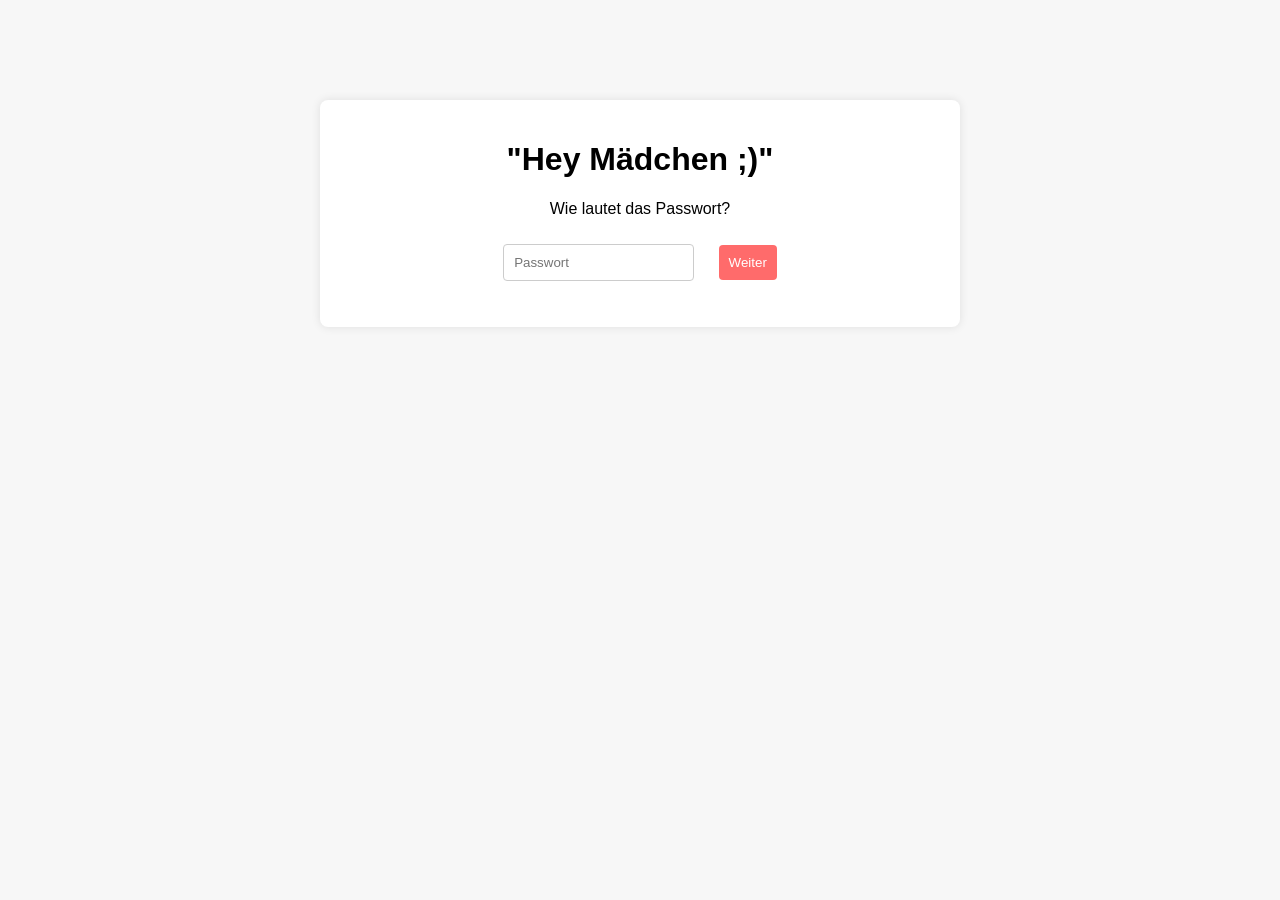
<file: index.html>
<!DOCTYPE html>
<html lang="en">
<head>
    <meta charset="UTF-8">
    <meta name="viewport" content="width=device-width, initial-scale=1.0">
    <title>Valentinstags-Website</title>
    <link rel="stylesheet" href="index.css">
</head>
<body>
    <div class="container">
        <h1>"Hey Mädchen ;)"</h1>
        <p>Wie lautet das Passwort?</p>
        <input type="password" id="password" placeholder="Passwort">
        <button onclick="checkPassword()">Weiter</button>
        <p id="message"></p>
    </div>
    <script src="index.js"></script>
</body>
</html>
</file>
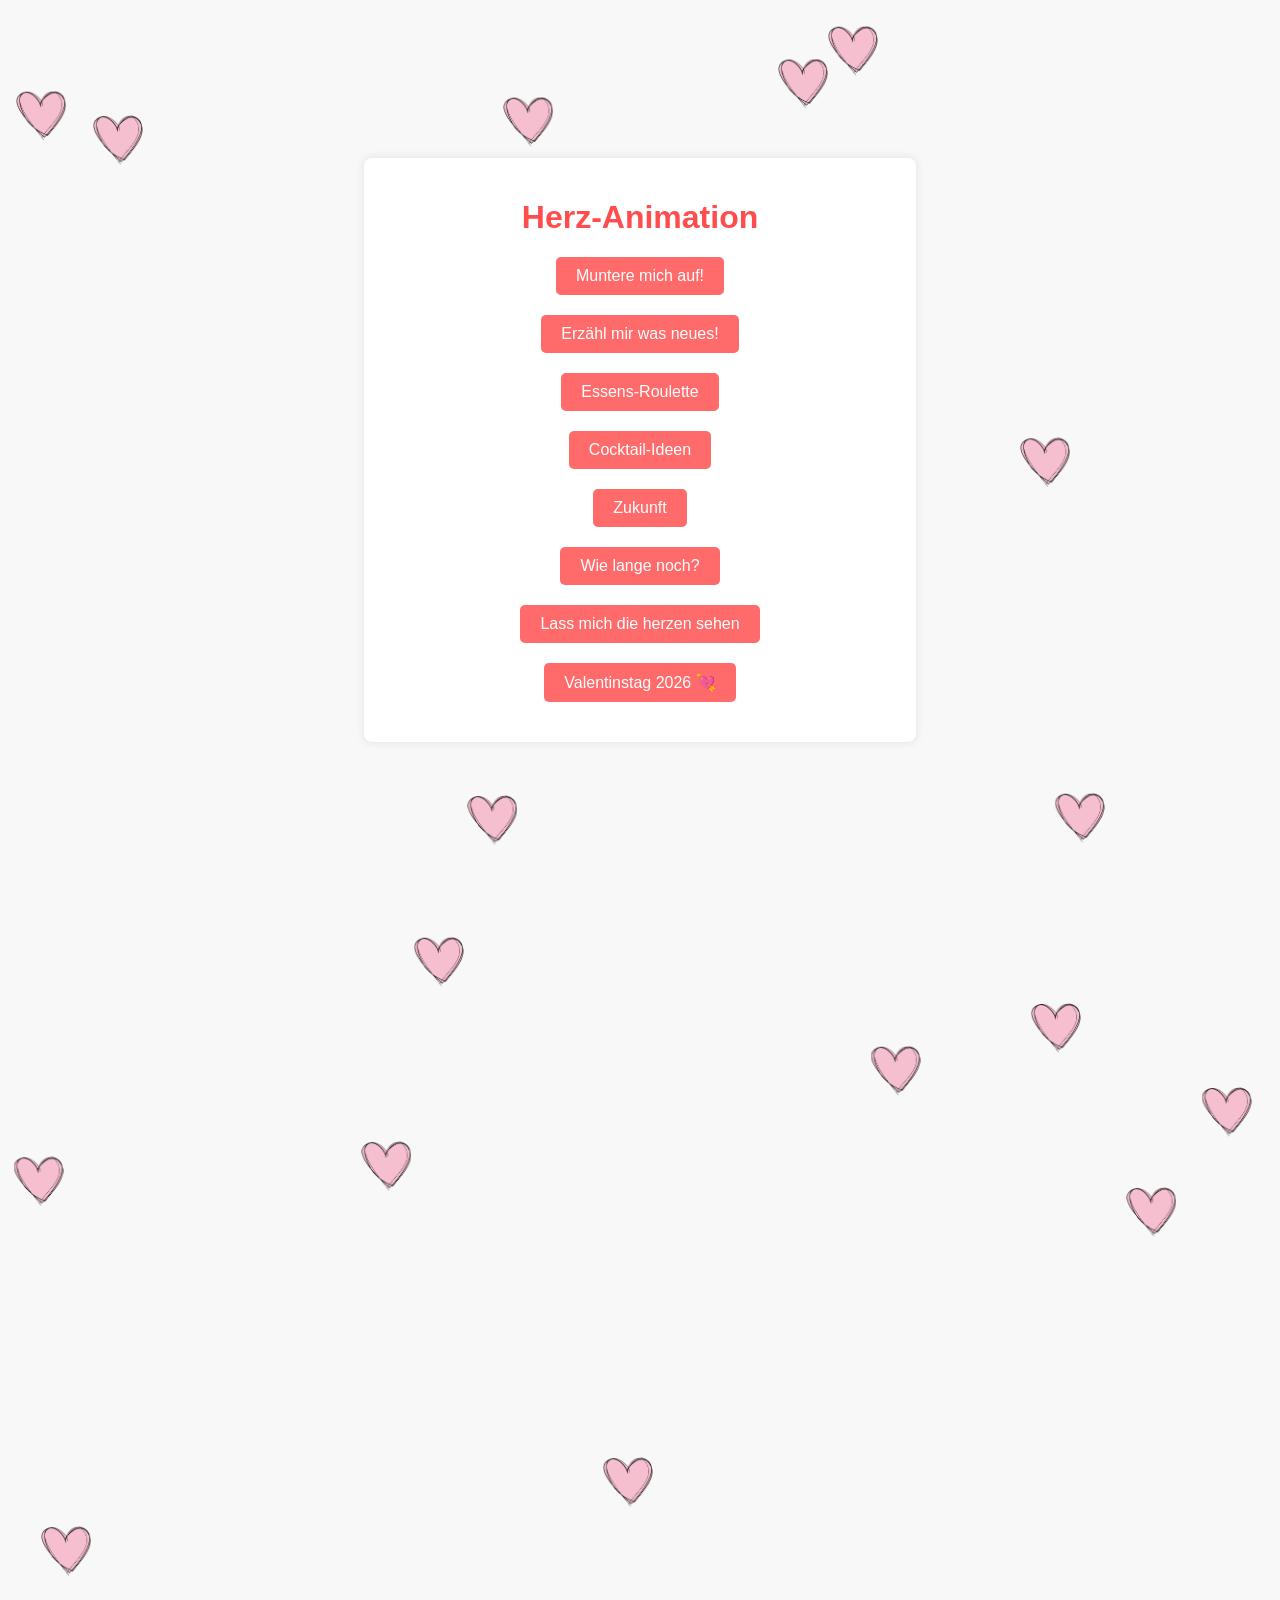
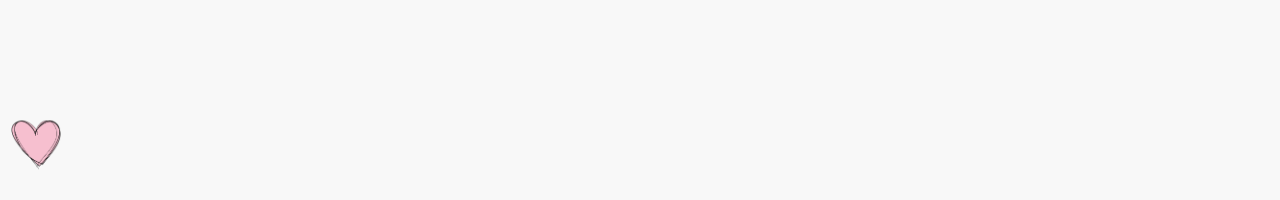
<file: main-seite.html>
<!DOCTYPE html>
<html lang="en">

    <head>
        <meta charset="UTF-8">
        <meta name="viewport" content="width=device-width, initial-scale=1.0">
        <link rel="stylesheet" href="main-seite.css">
        <title>Herz-Animation</title>
    </head>

    <body>
        <div class="container">
            <h1>Herz-Animation</h1>
            <ul class="options">
                <li><a href="Optionen/1/aufmuntern.html">Muntere mich auf!</a></li>
                <li><a href="Optionen/2/neues.html">Erzähl mir was neues!</a></li>
                <li><a href="Optionen/3/land.html">Essens-Roulette</a></li>
                <li><a href="Optionen/4/cocktails.html">Cocktail-Ideen</a></li>
                <li><a href="Optionen/5/zukunft.html">Zukunft</a></li>
                <li><a href="Optionen/6/countdown.html">Wie lange noch?</a></li>
                <li><a href="Optionen/7/herzen.html">Lass mich die herzen sehen</a></li>
                <li><a href="Optionen/8/valentinstag2026.html">Valentinstag 2026 💘</a></li>
                
            </ul>
        </div>

        <canvas id="canvas"></canvas>

        <script src="main-seite.js"></script>

    </body>
</html>
</file>
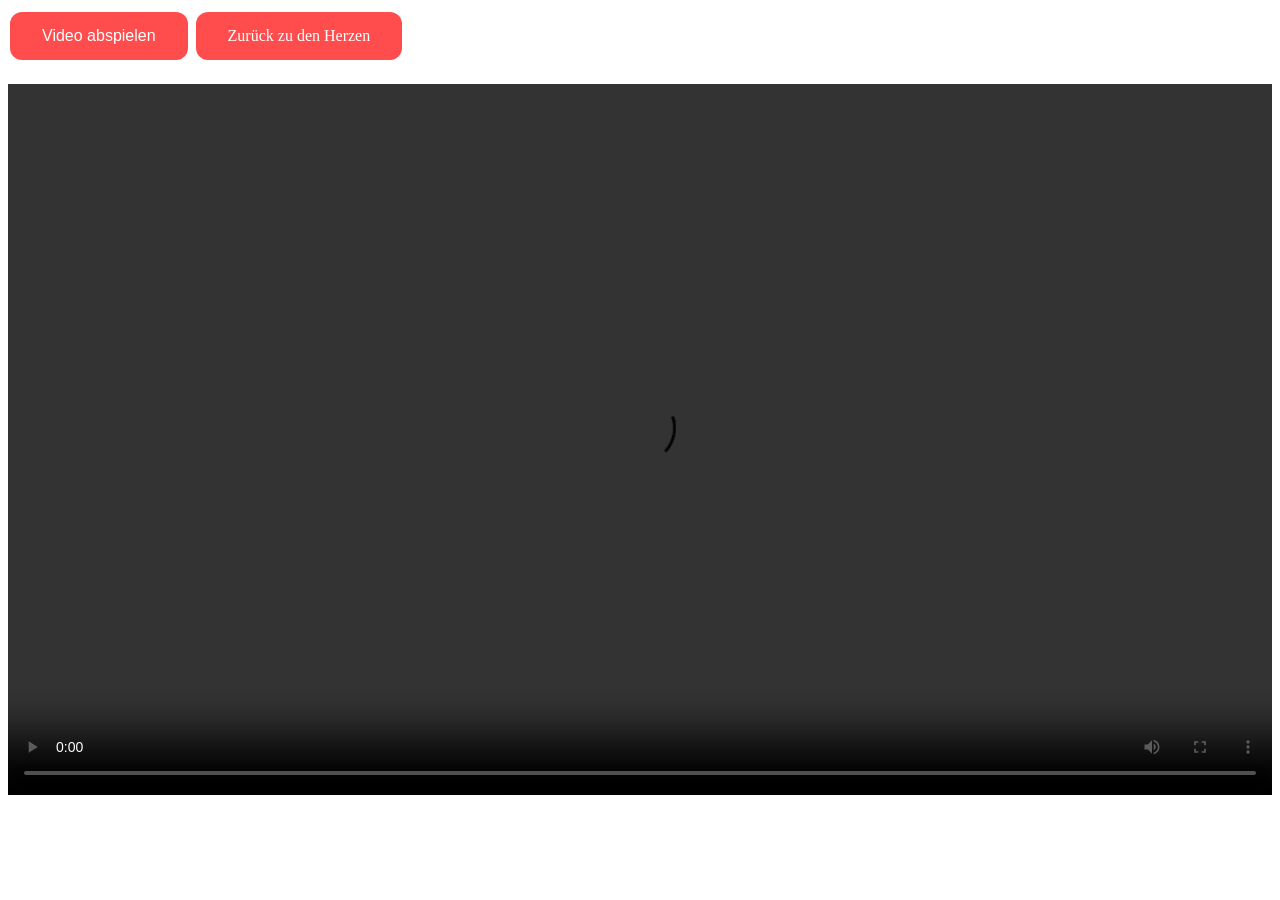
<file: Optionen/1/aufmuntern.html>
<!DOCTYPE html>
<html lang="de">
<head>
    <meta charset="UTF-8">
    <meta name="viewport" content="width=device-width, initial-scale=1.0">
    <title>Zufälliges Video abspielen</title>
    <style>
        /* Füge hier das CSS ein */
        #playButton {
            background-color: #ff4d4d; /* Grün */
            border: none;
            color: white;
            padding: 15px 32px;
            text-align: center;
            text-decoration: none;
            display: inline-block;
            font-size: 16px;
            margin: 4px 2px;
            cursor: pointer;
            border-radius: 12px;
        }

        #backknopf{
            background-color: #ff4d4d; /* Grün */
            border: none;
            color: white;
            padding: 15px 32px;
            text-align: center;
            text-decoration: none;
            display: inline-block;
            font-size: 16px;
            margin: 4px 2px;
            cursor: pointer;
            border-radius: 12px;
        }

        .video-container {
            margin-top: 20px;
            position: relative;
            width: 100%;
            padding-bottom: 56.25%; /* 16:9 */
            overflow: hidden;
        }

        #videoPlayer {
            position: absolute;
            top: 0;
            left: 0;
            width: 100%;
            height: 100%;
        }

        #videoPlayer:focus {
            outline: none;
        }
    </style>
</head>
<body>
    <button id="playButton">Video abspielen</button>
    <a id="backknopf" href="https://azumlex.github.io/Valentinstag/main-seite.html">Zurück zu den Herzen</a>

    <div class="video-container">
        <video id="videoPlayer" controls autoplay>
            <source id="videoSource" src="" type="video/mp4">
        </video>
    </div>

    <script>
        // Füge hier das JavaScript ein
        document.getElementById('playButton').addEventListener('click', function() {
            var videoFolder = 'Memes/'; // Passe den Pfad entsprechend an
            var videoFiles = ['1.mp4', '2.mp4', '3.mp4', '4.mp4', '5.mp4', '6.mp4', '7.mp4', '8.mp4']; // Liste der Videodateien

            var randomIndex = Math.floor(Math.random() * videoFiles.length); // Zufällige Auswahl eines Index
            var randomVideo = videoFolder + videoFiles[randomIndex]; // Pfad zum zufällig ausgewählten Video

            var videoPlayer = document.getElementById('videoPlayer');
            var videoSource = document.getElementById('videoSource');

            videoSource.src = randomVideo; // Setze die Quelle des Videos
            videoPlayer.load(); // Lade das Video
            videoPlayer.play(); // Starte das Video

            // Eventlistener um den Button erneut zu drücken, wenn das Video endet
            videoPlayer.addEventListener('ended', function() {
                this.load(); // Lade das Video erneut
                this.play(); // Starte das Video erneut
            }, false);

            // Zeige das Video-Element an
            videoPlayer.style.display = 'block';
        });
    </script>
</body>
</html>
</file>
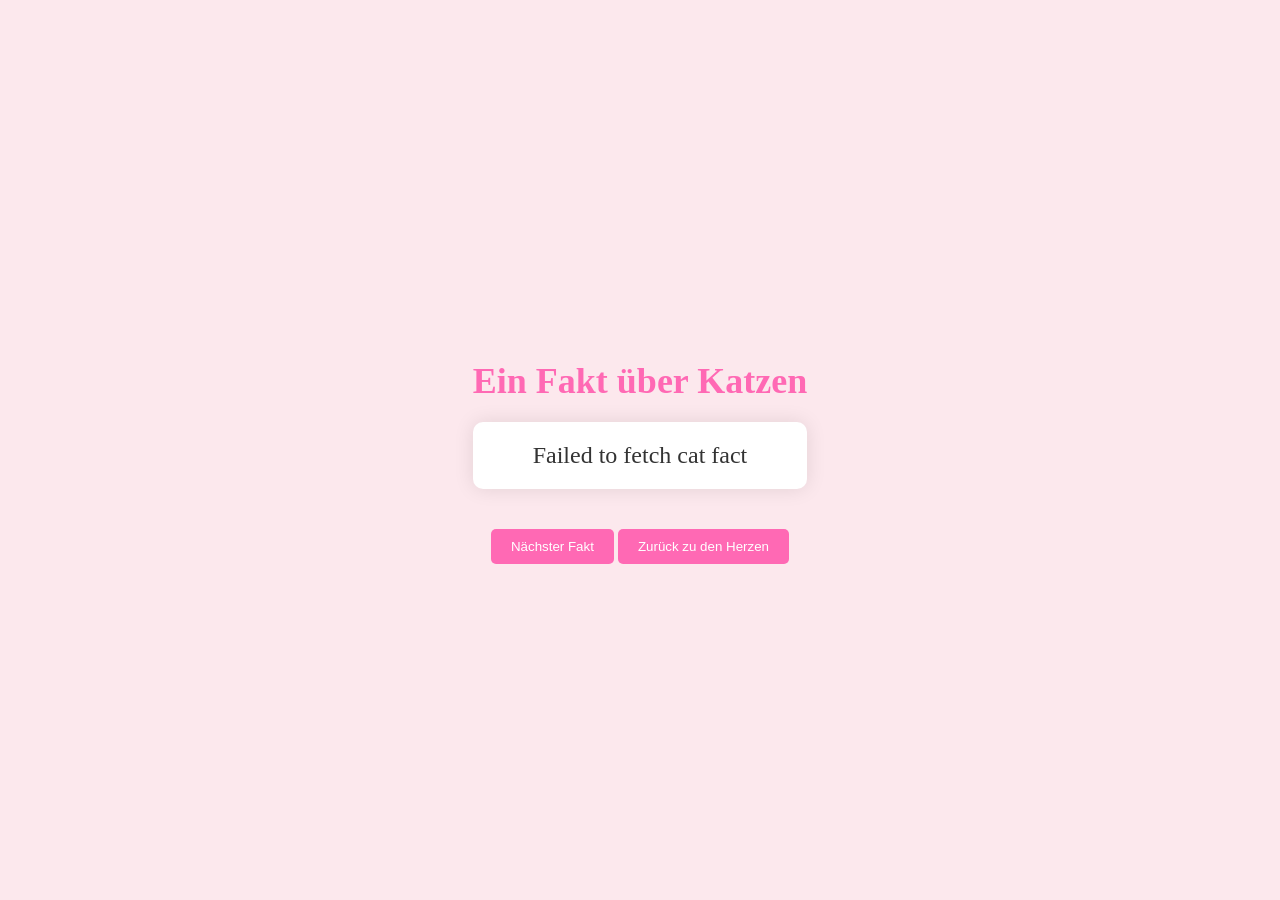
<file: Optionen/2/neues.html>
<!DOCTYPE html>
<html lang="en">

<head>
<meta charset="UTF-8">
<meta name="viewport" content="width=device-width, initial-scale=1.0">
<link rel="stylesheet" href="neues.css">
<title>Ein Fakt über Katzen</title>

</head>

<body>
    <div class="container">
        <h1>Ein Fakt über Katzen</h1>
        <div id="fact"></div>
        <button id="reload-btn">Nächster Fakt</button>
        <button id="back-btn" onclick="window.location.href='https://azumlex.github.io/Valentinstag/main-seite.html';">Zurück zu den Herzen</button>
    </div>

    <script src="neues.js"></script>
</body>

</html>
</file>
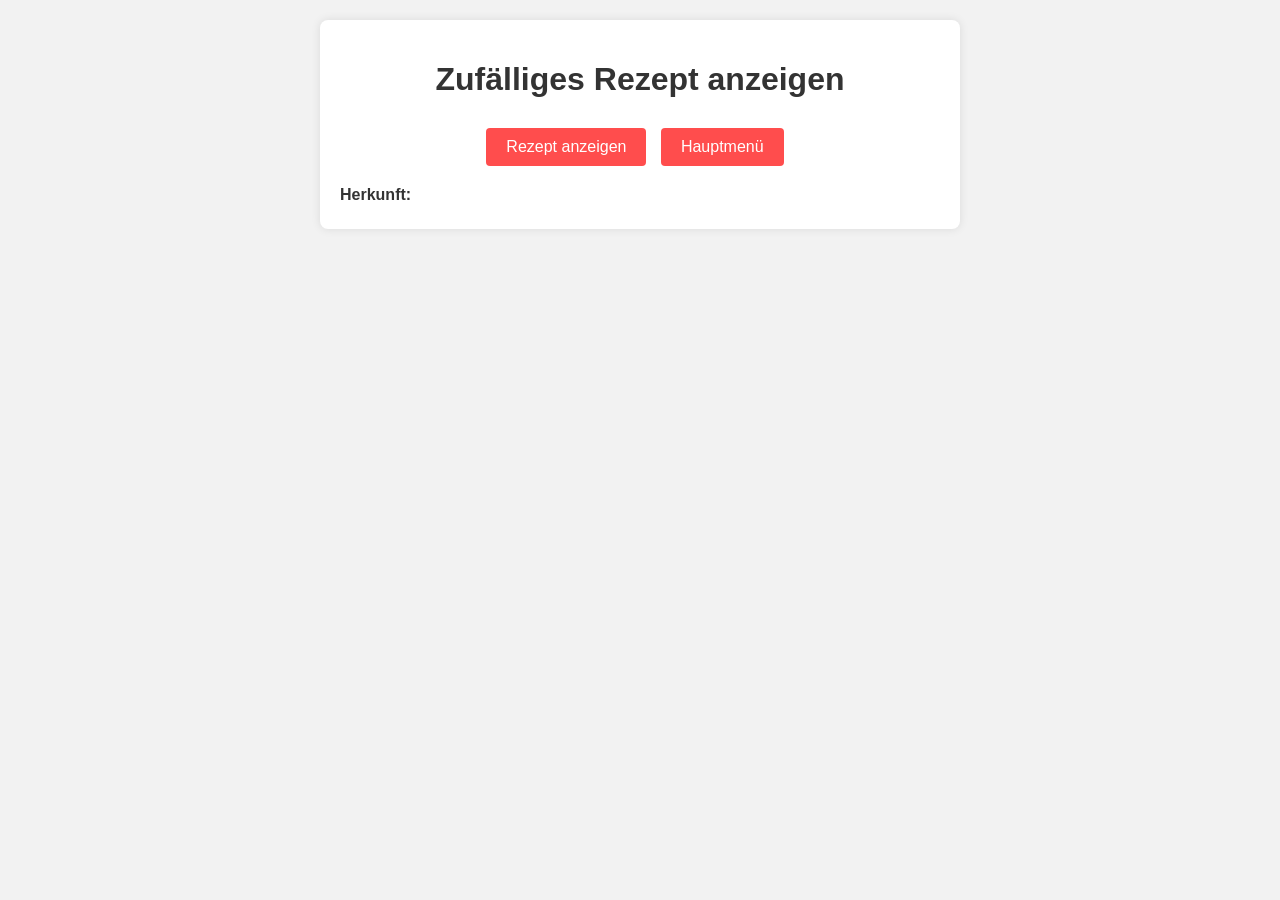
<file: Optionen/3/land.html>
<!DOCTYPE html>
<html lang="de">
<head>
    <meta charset="UTF-8">
    <meta name="viewport" content="width=device-width, initial-scale=1.0">
    <title>Zufälliges Rezept anzeigen</title>
    <style>
        body {
            font-family: Arial, sans-serif;
            text-align: center;
            background-color: #f2f2f2;
            margin: 0;
            padding: 0;
        }
        #container {
            max-width: 600px;
            margin: 20px auto;
            padding: 20px;
            background-color: #fff;
            border-radius: 8px;
            box-shadow: 0 0 10px rgba(0, 0, 0, 0.1);
        }
        h1 {
            color: #333;
            margin-bottom: 20px;
        }
        #recipe {
            margin-top: 20px;
            text-align: left;
        }
        button {
            padding: 10px 20px;
            font-size: 1em;
            cursor: pointer;
            background-color: #ff4d4d;
            color: #fff;
            border: none;
            border-radius: 4px;
            transition: background-color 0.3s ease;
            margin-top: 10px;
            margin-right: 10px;
        }
        button:hover {
            background-color: #ff3333;
        }
        .recipe-details {
            margin-top: 20px;
            text-align: left;
        }
        .recipe-details p {
            margin: 5px 0;
        }
        .recipe-details p strong {
            font-weight: bold;
            color: #333;
        }
        .recipe-image {
            margin-top: 20px;
        }
        .recipe-image img {
            max-width: 100%;
            border-radius: 8px;
        }
    </style>
</head>
<body>
    <div id="container">
        <h1>Zufälliges Rezept anzeigen</h1>
        <div id="recipe"></div>
        <button onclick="getRandomRecipe()">Rezept anzeigen</button>
        <button onclick="goToMainMenu()">Hauptmenü</button>
        <div class="recipe-details">
            <p><strong>Herkunft:</strong> <span id="country"></span></p>
        </div>
    </div>

    <script>
        async function getRandomRecipe() {
            try {
                const randomRecipe = await fetchRandomRecipe();
                displayRecipe(randomRecipe);
            } catch (error) {
                console.error('Fehler:', error);
            }
        }

        async function fetchRandomRecipe() {
            const response = await fetch('https://www.themealdb.com/api/json/v1/1/random.php');
            const data = await response.json();
            return data.meals[0];
        }

        function displayRecipe(recipe) {
            const recipeContainer = document.getElementById('recipe');
            const countryElement = document.getElementById('country');
            
            recipeContainer.innerHTML = `
                <h2>${recipe.strMeal}</h2>
                <div class="recipe-image">
                    <img src="${recipe.strMealThumb}" alt="${recipe.strMeal}">
                </div>
                <div class="recipe-details">
                    <p><strong>Zutaten:</strong></p>
                    <ul>
                        ${getIngredients(recipe).join('')}
                    </ul>
                    <p><strong>Anleitung:</strong></p>
                    <p>${recipe.strInstructions}</p>
                </div>
            `;
            
            countryElement.textContent = recipe.strArea;
        }

        function getIngredients(recipe) {
            const ingredients = [];
            for (let i = 1; i <= 20; i++) {
                const ingredient = recipe[`strIngredient${i}`];
                const measure = recipe[`strMeasure${i}`];
                if (ingredient && measure) {
                    ingredients.push(`<li>${ingredient} - ${measure}</li>`);
                }
            }
            return ingredients;
        }

        function goToMainMenu() {
            // Hier kann die URL für das Hauptmenü angepasst werden
            window.location.href = 'https://azumlex.github.io/Valentinstag/main-seite.html';
        }
    </script>
</body>
</html>
</file>
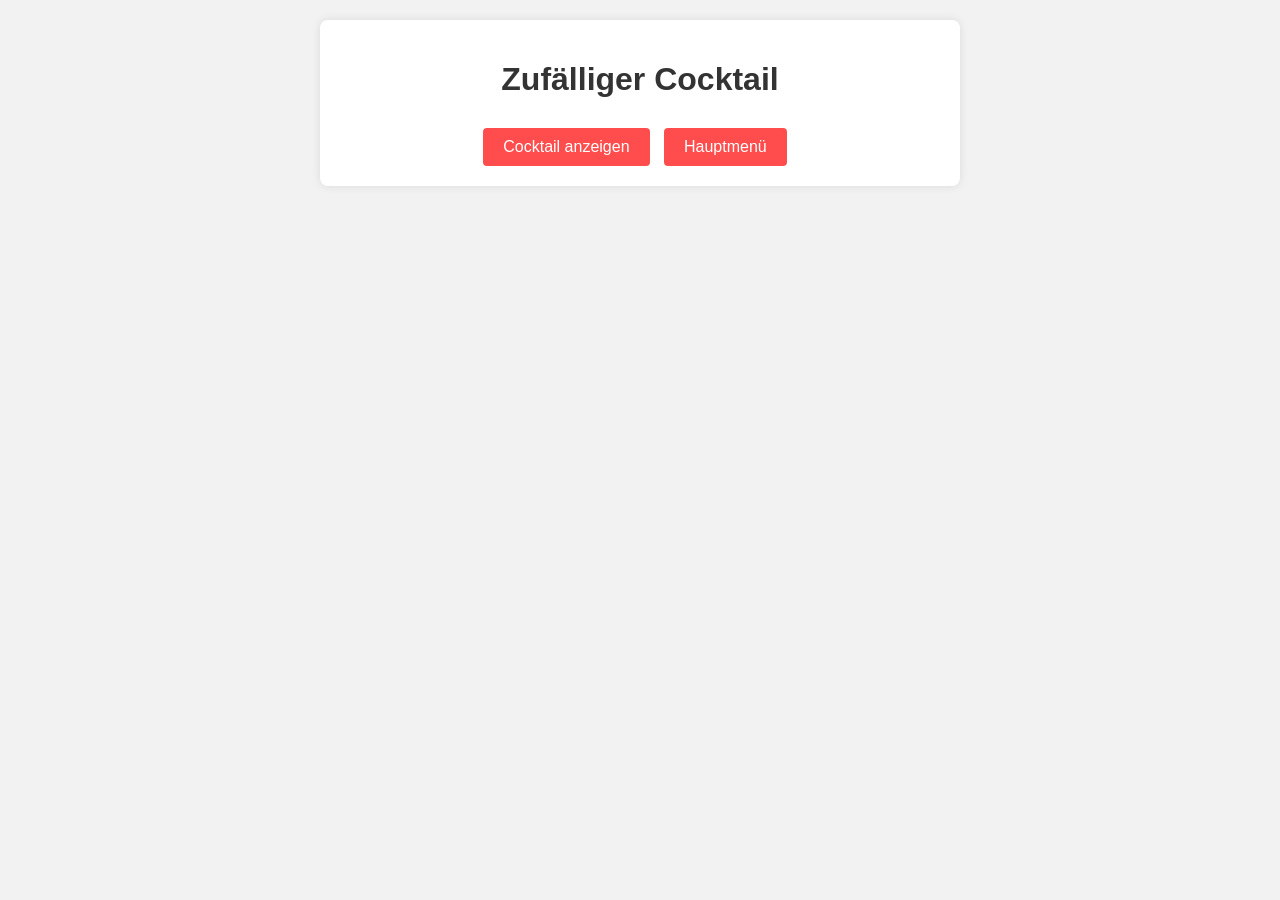
<file: Optionen/4/cocktails.html>
<!DOCTYPE html>
<html lang="de">
<head>
    <meta charset="UTF-8">
    <meta name="viewport" content="width=device-width, initial-scale=1.0">
    <title>Zufälliger Cocktail</title>
    <style>
        body {
            font-family: Arial, sans-serif;
            text-align: center;
            background-color: #f2f2f2;
            margin: 0;
            padding: 0;
        }
        #container {
            max-width: 600px;
            margin: 20px auto;
            padding: 20px;
            background-color: #fff;
            border-radius: 8px;
            box-shadow: 0 0 10px rgba(0, 0, 0, 0.1);
        }
        h1 {
            color: #333;
            margin-bottom: 20px;
        }
        #cocktail {
            margin-top: 20px;
            text-align: left;
        }
        button {
            padding: 10px 20px;
            font-size: 1em;
            cursor: pointer;
            background-color: #ff4d4d;
            color: #fff;
            border: none;
            border-radius: 4px;
            transition: background-color 0.3s ease;
            margin-top: 10px;
            margin-right: 10px;
        }
        button:hover {
            background-color: #ff3333;
        }
        .cocktail-details {
            margin-top: 20px;
            text-align: left;
        }
        .cocktail-details p {
            margin: 5px 0;
        }
        .cocktail-details p strong {
            font-weight: bold;
            color: #333;
        }
        .cocktail-image {
            margin-top: 20px;
        }
        .cocktail-image img {
            max-width: 100%;
            border-radius: 8px;
        }
    </style>
</head>
<body>
    <div id="container">
        <h1>Zufälliger Cocktail</h1>
        <div id="cocktail"></div>
        <button onclick="getRandomCocktail()">Cocktail anzeigen</button>
        <button onclick="goToMainMenu()">Hauptmenü</button>
    </div>

    <script>
        async function getRandomCocktail() {
            try {
                const randomCocktail = await fetchRandomCocktail();
                displayCocktail(randomCocktail);
            } catch (error) {
                console.error('Fehler:', error);
            }
        }

        async function fetchRandomCocktail() {
            const response = await fetch('https://www.thecocktaildb.com/api/json/v1/1/random.php');
            const data = await response.json();
            return data.drinks[0];
        }

        function displayCocktail(cocktail) {
            const cocktailContainer = document.getElementById('cocktail');
            
            cocktailContainer.innerHTML = `
                <h2>${cocktail.strDrink}</h2>
                <div class="cocktail-image">
                    <img src="${cocktail.strDrinkThumb}" alt="${cocktail.strDrink}">
                </div>
                <div class="cocktail-details">
                    <p><strong>Zutaten:</strong></p>
                    <ul>
                        ${getIngredients(cocktail).join('')}
                    </ul>
                    <p><strong>Anleitung:</strong></p>
                    <p>${cocktail.strInstructions}</p>
                </div>
            `;
        }

        function getIngredients(cocktail) {
            const ingredients = [];
            for (let i = 1; i <= 15; i++) {
                const ingredient = cocktail[`strIngredient${i}`];
                const measure = cocktail[`strMeasure${i}`];
                if (ingredient && measure) {
                    ingredients.push(`<li>${measure} ${ingredient}</li>`);
                }
            }
            return ingredients;
        }

        function goToMainMenu() {
            // Hier kann die URL für das Hauptmenü angepasst werden
            window.location.href = 'https://azumlex.github.io/Valentinstag/main-seite.html';
        }
    </script>
</body>
</html>
</file>
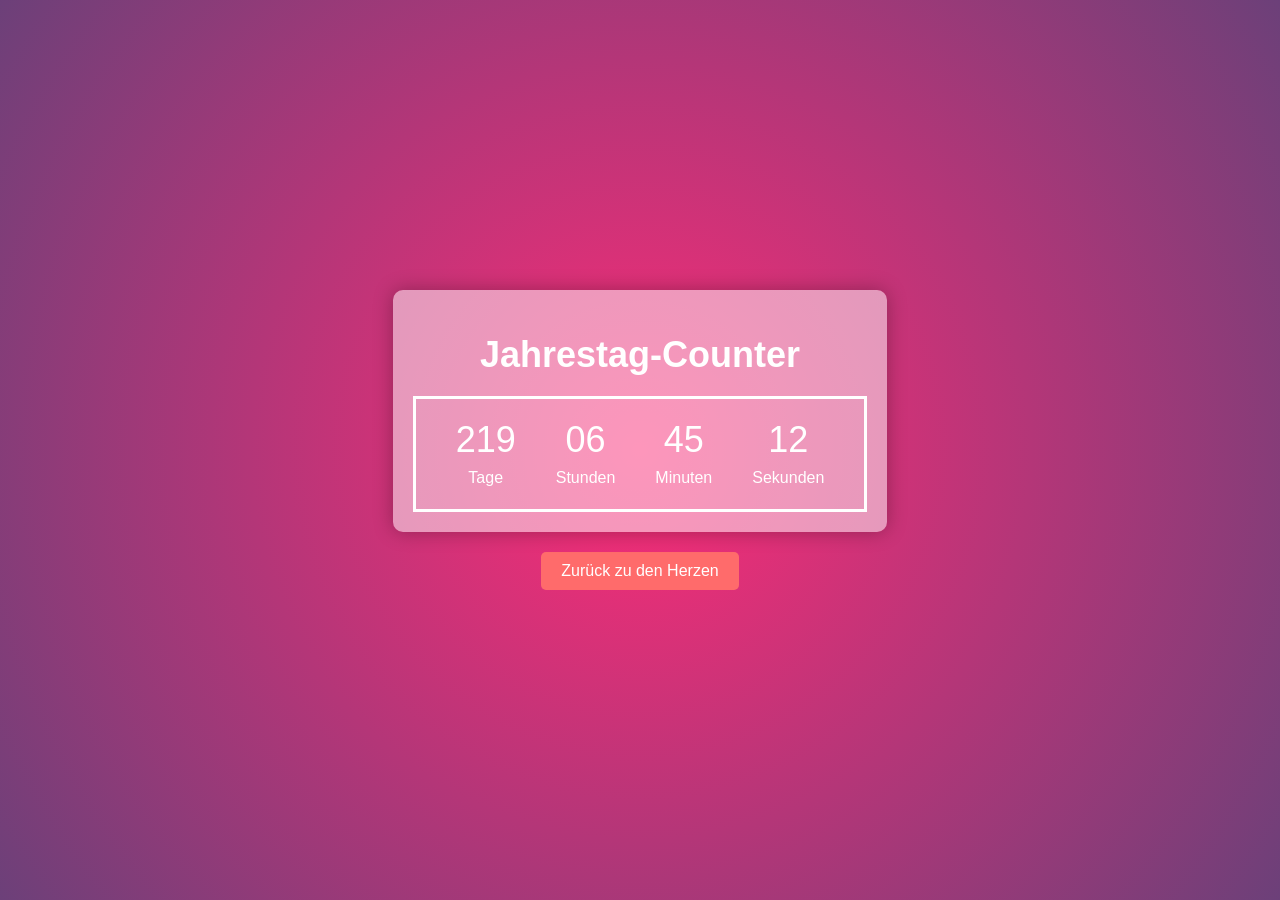
<file: Optionen/6/countdown.html>
<!DOCTYPE html>
<html lang="de">
<head>
  <meta charset="UTF-8">
  <meta name="viewport" content="width=device-width, initial-scale=1.0">
  <title>Countdown</title>
  <link rel="stylesheet" href="countdown.css">
</head>

<body>
  <div class="container">
    <div class="countdown-container">
      <h1 id="event-name">Jahrestag-Counter</h1>
      <div id="countdown" class="countdown">
        <div class="countdown-item">
          <span class="countdown-number" id="days">00</span>
          <span class="countdown-label">Tage</span>
        </div>
        <div class="countdown-item">
          <span class="countdown-number" id="hours">00</span>
          <span class="countdown-label">Stunden</span>
        </div>
        <div class="countdown-item">
          <span class="countdown-number" id="minutes">00</span>
          <span class="countdown-label">Minuten</span>
        </div>
        <div class="countdown-item">
          <span class="countdown-number" id="seconds">00</span>
          <span class="countdown-label">Sekunden</span>
        </div>
      </div>
    </div>    <ul class="options">
      <li><a href="https://azumlex.github.io/Valentinstag/main-seite.html">Zurück zu den Herzen</a></li>
    </ul>
  </div>

  <script src="countdown.js"></script>
</body>
</html>
</file>
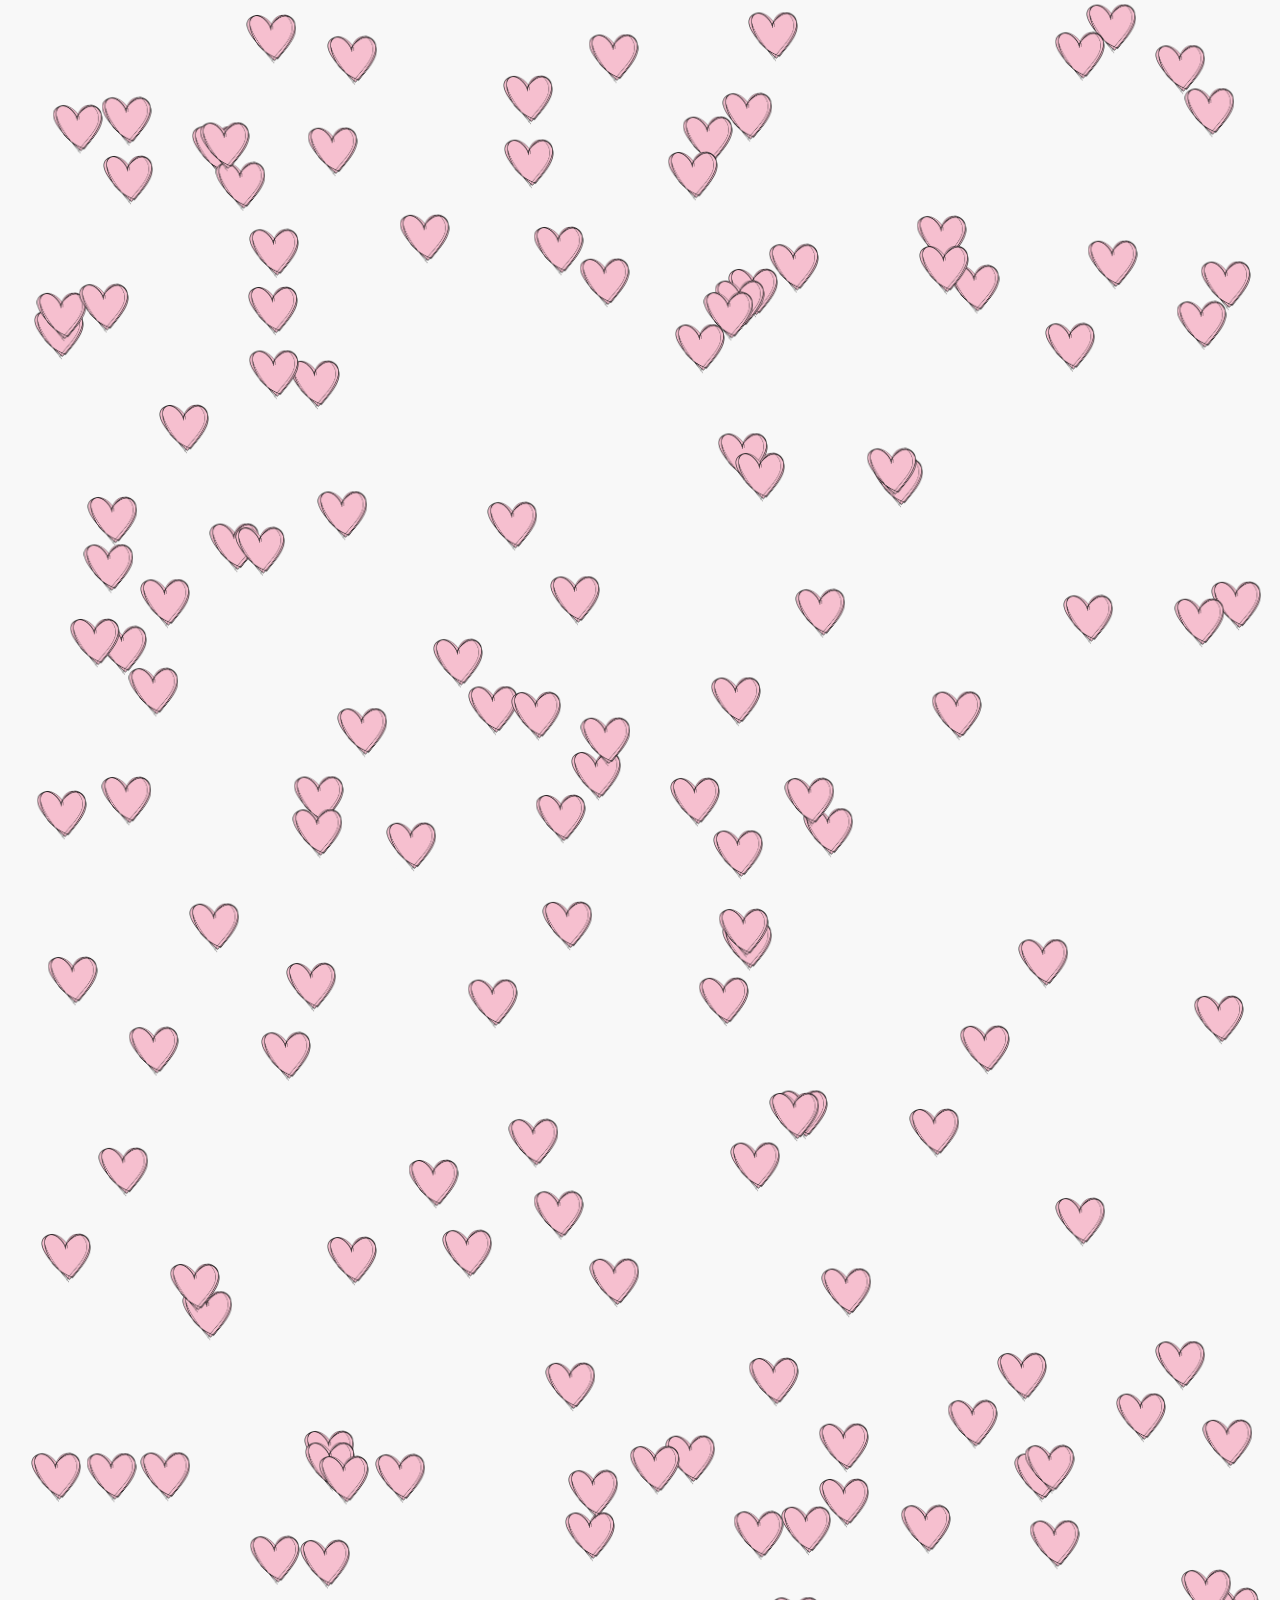
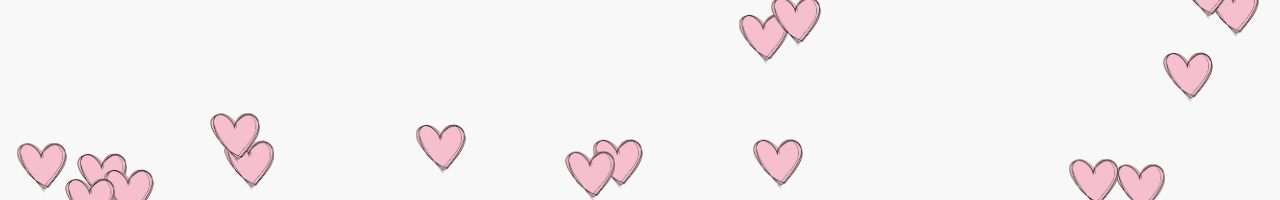
<file: Optionen/7/herzen.html>
<!DOCTYPE html>
<html lang="en">

    <head>
        <meta charset="UTF-8">
        <meta name="viewport" content="width=device-width, initial-scale=1.0">
        <link rel="stylesheet" href="herzen.css">
        <title>Herz-Animation</title>
    </head>

    <body>
        <canvas id="canvas"></canvas>

        <script src="herzen.js"></script>

    </body>
</html>
</file>
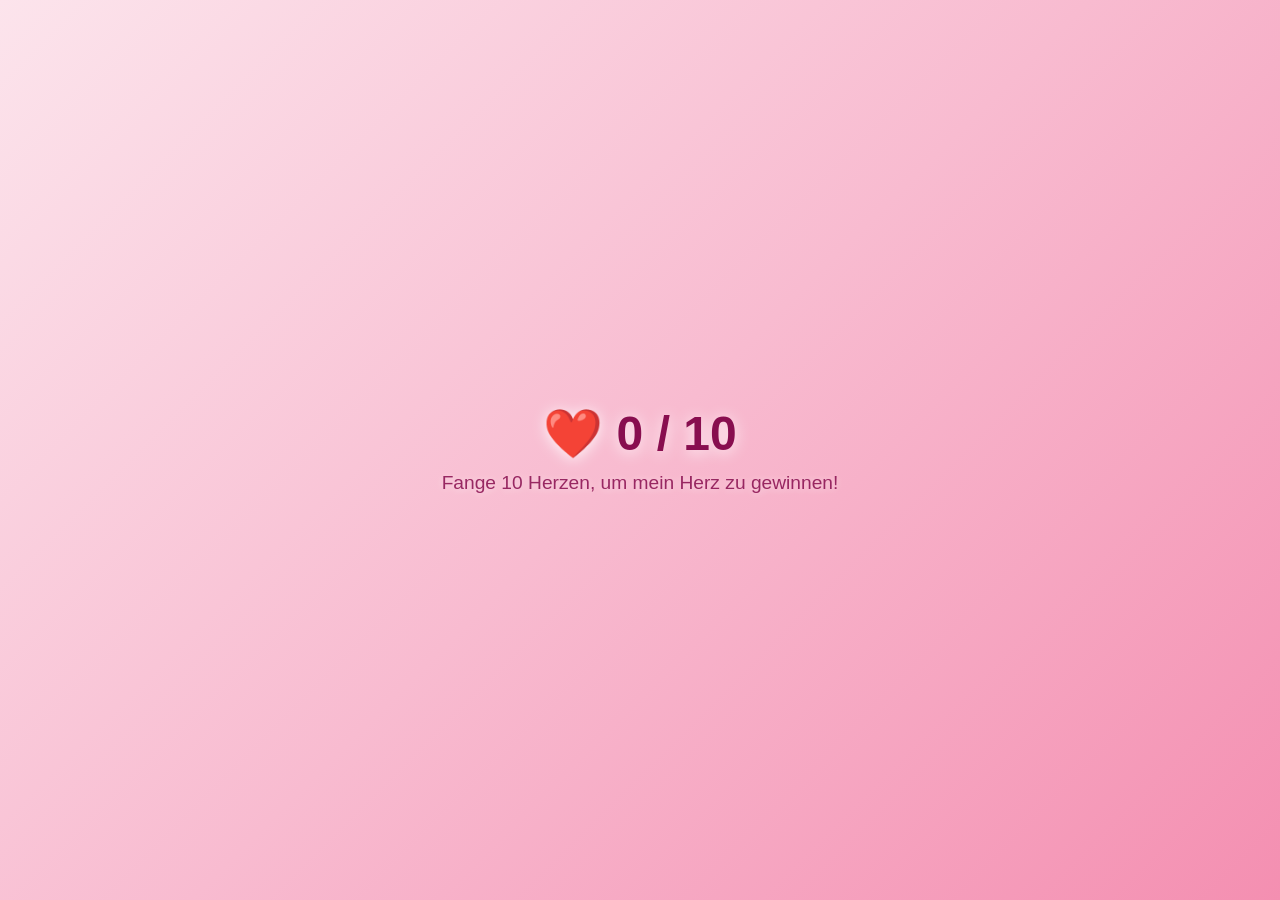
<file: Optionen/8/valentinstag2026.html>
<!DOCTYPE html>
<html lang="de">
<head>
    <meta charset="UTF-8">
    <meta name="viewport" content="width=device-width, initial-scale=1.0">
    <title>Valentinstag 2026 💘</title>
    <link rel="stylesheet" href="valentinstag2026.css">
</head>
<body>

    <!-- Level 1: Romantischer Einstieg – Herzen fangen -->
    <div id="level1" class="level active">
        <div id="heart-container"></div>
        <div class="hud">
            <p id="heart-counter">❤️ 0 / 10</p>
            <p class="instruction">Fange 10 Herzen, um mein Herz zu gewinnen!</p>
        </div>
    </div>

    <!-- Level 2: Turbo-Herzen -->
    <div id="level2" class="level">
        <div id="turbo-heart-container"></div>
        <div class="hud">
            <p class="level-label">⚡ TURBO MODUS ⚡</p>
            <p id="turbo-counter">❤️ 0 / 20</p>
            <p id="total-hearts-2" class="total-hearts">Gesamte Herzen: 10</p>
            <p class="instruction">Schneller! Fange 20 Herzen – aber Vorsicht vor den 💔!</p>
        </div>
    </div>

    <!-- Level 3: Goldene Herzen -->
    <div id="level3" class="level">
        <div id="gold-heart-container"></div>
        <div class="hud hud-gold">
            <p class="level-label">✨ GOLDENE HERZEN ✨</p>
            <p id="gold-counter">💛 0 / 30</p>
            <p id="total-hearts-3" class="total-hearts">Gesamte Herzen: 30</p>
            <p class="instruction">Goldene Herzen 💛 zählen doppelt! Sammle 30 Punkte!</p>
        </div>
    </div>

    <!-- Level 4: Wahnsinn -->
    <div id="level4" class="level">
        <div id="chaos-container"></div>
        <div class="chaos-overlay">
            <div id="party-text">PARTY MODE ACTIVATED</div>
            <div id="chaos-counter">LOVE OVERLOAD: <span id="love-count">0</span></div>
            <div id="system-text">SYSTEM OVERLOAD: TOO MUCH LOVE</div>
        </div>
    </div>

    <!-- Bluescreen -->
    <div id="bluescreen" class="level">
        <div class="bsod-content">
            <p class="bsod-sad">:(</p>
            <h1>LOVE_OVERFLOW_ERROR</h1>
            <p>Dein System wurde von zu viel Liebe überlastet.</p>
            <p class="bsod-small">System beruhigt sich... <span id="bsod-progress">0</span>% abgeschlossen</p>
            <div class="bsod-qr">❤️</div>
        </div>
    </div>

    <!-- Level 5: Das Herzstück -->
    <div id="level5" class="level">
        <div class="final-content">
            <div class="total-badge" id="final-total">💕 Herzen gesammelt: 0</div>
            <div class="photo-frame">
                <img src="ComicClose.png" alt="Wir">
                <div class="photo-placeholder">📸 Euer Foto hier</div>
            </div>
            <div id="typewriter-text"></div>
            <div id="love-letter" class="hidden">
                <div class="letter-box">
                    <h2>💌 Verabredung</h2>
                    <p>Ein ganz besonderes Date – nur für uns zwei.</p>
                    <p>Carbonara Pizza.</p>
                    <p class="letter-signature">Mit Nachspeise ❤️</p>
                </div>
            </div>
        </div>
        <div class="back-link">
            <a href="../../main-seite.html">Zurück zu den Herzen</a>
        </div>
    </div>

    <!-- Weißer Fade-Overlay für Übergänge -->
    <div id="white-fade"></div>

    <script src="valentinstag2026.js"></script>
</body>
</html>
</file>
<file: index.css>
body {
    font-family: Arial, sans-serif;
    background-color: #f7f7f7;
    margin: 0;
    padding: 0;
}

.container {
    max-width: 600px;
    margin: 100px auto;
    padding: 20px;
    background-color: #fff;
    border-radius: 8px;
    box-shadow: 0 0 10px rgba(0, 0, 0, 0.1);
    text-align: center;
}

input[type="password"], button {
    padding: 10px;
    margin: 10px;
    border: 1px solid #ccc;
    border-radius: 4px;
}

button {
    background-color: #ff6b6b;
    color: #fff;
    cursor: pointer;
    border: none;
}

button:hover {
    background-color: #ff4d4d;
}
</file>
<file: main-seite.css>
body {
    font-family: Arial, sans-serif;
    background-color: #f8f8f8;
    margin: 0;
    padding: 0;
    display: flex;
    justify-content: center;
    align-items: center;
    height: 100vh;
}

.container {
    width: 40%;
    max-width: 600px;
    padding: 20px;
    margin: 0;
    background-color: #fff;
    border-radius: 8px;
    box-shadow: 0 0 10px rgba(0, 0, 0, 0.1);
    text-align: center;
    position: relative; /* Positionierung für die Herzen */
    z-index: 1; /* Stellt sicher, dass die Herzen hinter dem Inhalt liegen */
}

h1 {
    color: #ff4d4d;
}

.options {
    list-style: none;
    padding: 0;
    margin: 0;
}

.options li {
    margin-bottom: 20px;
}

.options li a {
    display: inline-block;
    padding: 10px 20px;
    background-color: #ff6b6b;
    color: #fff;
    text-decoration: none;
    border-radius: 5px;
    transition: background-color 0.3s ease;
}

.options li a:hover {
    background-color: #ff4d4d;
}

canvas {
    position: absolute; /* Ändere die Position auf absolut */
    top: 0;
    left: 0;
    z-index: 0; /* Stelle sicher, dass das Canvas unter den anderen Elementen liegt */
}
</file>
<file: Optionen/2/neues.css>
body {
    font-family: 'Garamond', serif;
    background-color: #fce8ed;
    margin: 0;
    padding: 0;
    display: flex;
    justify-content: center;
    align-items: center;
    height: 100vh;
}

.container {
    text-align: center;
}

h1 {
    color: #ff69b4;
    font-size: 36px;
    margin-bottom: 20px;
}

#fact {
    font-size: 24px;
    color: #333;
    margin-bottom: 20px;
    padding: 20px;
    background-color: #fff;
    border-radius: 10px;
    box-shadow: 0 0 20px rgba(0, 0, 0, 0.1);
}

#reload-btn {
    padding: 10px 20px;
    background-color: #ff69b4;
    color: #fff;
    border: none;
    border-radius: 5px;
    cursor: pointer;
    transition: background-color 0.3s ease;
}

#reload-btn:hover {
    background-color: #ff4d94;
}

#back-btn {
    margin-top: 20px;
    padding: 10px 20px;
    background-color: #ff69b4;
    color: #fff;
    border: none;
    border-radius: 5px;
    cursor: pointer;
    transition: background-color 0.3s ease;
}

#back-btn:hover {
    background-color: #ff4d94;
}
</file>
<file: Optionen/6/countdown.css>
body {
    background: radial-gradient(circle, #fc2c77, #6c4079);
    color: #fff;
    font-family: 'Arial', sans-serif;
    display: flex;
    justify-content: center;
    align-items: center;
    height: 100vh;
    margin: 0;
    overflow: hidden;
  }
  
  .container {
    text-align: center;
  }
  
  .countdown-container {
    background-color: rgba(255, 255, 255, 0.5);
    padding: 20px;
    border-radius: 10px;
    box-shadow: 0 0 20px rgba(0, 0, 0, 0.3);
    position: relative;
    margin-bottom: 20px; /* Platzierung des Knopfes berücksichtigen */
  }
  
  #event-name {
    font-size: 36px;
    margin-bottom: 20px;
  }
  
  .countdown {
    display: flex;
    justify-content: center;
  }
  
  .countdown-item {
    margin: 0 20px;
    font-size: 24px;
  }
  
  .countdown-number {
    display: block;
    font-size: 36px;
    animation: heartbeat 1s infinite alternate;
  }

  @keyframes heartbeat {
    from {
      transform: scale(1);
    }
    to {
      transform: scale(1.1);
    }
  }
  
  .countdown-label {
    font-size: 16px;
  }

  #countdown {
    border: 3px solid #fff;
    padding: 20px;
  }

  /* Styling für den Knopf */
  button {
    background-color: #ff4b2b;
    border: none;
    color: white;
    padding: 15px 30px;
    text-align: center;
    text-decoration: none;
    display: inline-block;
    font-size: 16px;
    border-radius: 5px;
    cursor: pointer;
    transition: background-color 0.3s ease;
  }

  button:hover {
    background-color: #ff6a54;
  }

  /* Styling für die Optionsliste */
  .options {
    list-style: none;
    padding: 0;
    margin: 0;
  }

  .options li {
    margin-bottom: 20px;
  }

  .options li a {
    display: inline-block;
    padding: 10px 20px;
    background-color: #ff6b6b;
    color: #fff;
    text-decoration: none;
    border-radius: 5px;
    transition: background-color 0.3s ease;
  }

  .options li a:hover {
    background-color: #ff4d4d;
  }
</file>
<file: Optionen/7/herzen.css>
body {
    font-family: Arial, sans-serif;
    background-color: #f8f8f8;
    margin: 0;
    padding: 0;
    display: flex;
    justify-content: center;
    align-items: center;
    height: 100vh;
}

canvas {
    position: absolute; /* Ändere die Position auf absolut */
    top: 0;
    left: 0;
    z-index: 0; /* Stelle sicher, dass das Canvas unter den anderen Elementen liegt */
}
</file>
<file: Optionen/8/valentinstag2026.css>
/* ===== RESET & BASE ===== */
* {
    margin: 0;
    padding: 0;
    box-sizing: border-box;
}

body {
    overflow: hidden;
    font-family: 'Segoe UI', Arial, sans-serif;
    width: 100vw;
    height: 100vh;
    background: #000;
}

.level {
    position: fixed;
    top: 0;
    left: 0;
    width: 100%;
    height: 100%;
    display: none;
    justify-content: center;
    align-items: center;
}

.level.active {
    display: flex;
}

/* =========================================================
   LEVEL 1 – Romantischer Einstieg
   ========================================================= */
#level1 {
    background: linear-gradient(135deg, #fce4ec, #f8bbd0, #f48fb1);
    flex-direction: column;
}

#heart-container {
    position: absolute;
    top: 0;
    left: 0;
    width: 100%;
    height: 100%;
    overflow: hidden;
}

.floating-heart {
    position: absolute;
    font-size: 40px;
    cursor: pointer;
    user-select: none;
    animation: floatUp linear;
    transition: transform 0.1s;
    z-index: 1;
}

.floating-heart:hover {
    transform: scale(1.3);
}

.floating-heart.caught {
    animation: heartCaught 0.4s ease-out forwards !important;
    pointer-events: none;
}

@keyframes floatUp {
    0%   { transform: translateY(0) rotate(0deg); opacity: 1; }
    100% { transform: translateY(-110vh) rotate(360deg); opacity: 0.6; }
}

@keyframes heartCaught {
    0%   { transform: scale(1); opacity: 1; }
    50%  { transform: scale(2); opacity: 0.8; }
    100% { transform: scale(0); opacity: 0; }
}

.hud {
    position: relative;
    z-index: 10;
    text-align: center;
    color: #880e4f;
    pointer-events: none;
}

#heart-counter {
    font-size: 3rem;
    font-weight: bold;
    text-shadow: 0 2px 15px rgba(255, 255, 255, 0.9);
}

.instruction {
    font-size: 1.2rem;
    margin-top: 10px;
    opacity: 0.85;
    text-shadow: 0 1px 8px rgba(255, 255, 255, 0.7);
}

/* =========================================================
   WHITE FADE (Übergangs-Overlay)
   ========================================================= */
#white-fade {
    position: fixed;
    top: 0;
    left: 0;
    width: 100%;
    height: 100%;
    background: white;
    opacity: 0;
    pointer-events: none;
    z-index: 9999;
    transition: opacity 1.5s ease;
}

#white-fade.active {
    opacity: 1;
}

/* =========================================================
   LEVEL 4 – Hava Nagila Wahnsinn
   ========================================================= */
#level4 {
    background: #111;
    flex-direction: column;
    overflow: hidden;
}

#level4.disco {
    animation: discoBackground 0.3s infinite;
}

#level4.shake {
    animation: discoBackground 0.3s infinite, screenShake 0.08s infinite;
}

@keyframes discoBackground {
    0%   { background-color: #ff0066; }
    14%  { background-color: #ffcc00; }
    28%  { background-color: #00ff66; }
    42%  { background-color: #0066ff; }
    57%  { background-color: #cc00ff; }
    71%  { background-color: #ff6600; }
    85%  { background-color: #00ffcc; }
    100% { background-color: #ff0066; }
}

@keyframes screenShake {
    0%   { transform: translate(0, 0) rotate(0deg); }
    20%  { transform: translate(-6px, 4px) rotate(-0.5deg); }
    40%  { transform: translate(6px, -4px) rotate(0.5deg); }
    60%  { transform: translate(-4px, -6px) rotate(-0.3deg); }
    80%  { transform: translate(4px, 6px) rotate(0.3deg); }
    100% { transform: translate(0, 0) rotate(0deg); }
}

#chaos-container {
    position: absolute;
    top: 0;
    left: 0;
    width: 100%;
    height: 100%;
    overflow: hidden;
    z-index: 1;
}

.chaos-overlay {
    position: relative;
    z-index: 10;
    text-align: center;
    pointer-events: none;
}

.chaos-emoji {
    position: absolute;
    font-size: 50px;
    user-select: none;
    pointer-events: none;
}

.chaos-emoji.fly-right {
    animation: flyRight linear forwards;
}

.chaos-emoji.fly-left {
    animation: flyLeft linear forwards;
}

.chaos-emoji.fly-diagonal {
    animation: flyDiagonal linear forwards;
}

@keyframes flyRight {
    from { transform: translateX(-100px) rotate(0deg); }
    to   { transform: translateX(110vw) rotate(720deg); }
}

@keyframes flyLeft {
    from { transform: translateX(110vw) rotate(0deg); }
    to   { transform: translateX(-100px) rotate(-720deg); }
}

@keyframes flyDiagonal {
    from { transform: translate(-100px, -100px) rotate(0deg) scale(0.5); }
    to   { transform: translate(110vw, 110vh) rotate(1080deg) scale(2); }
}

#party-text {
    font-size: 3.5rem;
    font-weight: 900;
    color: white;
    text-transform: uppercase;
    text-shadow:
        0 0 20px #ff0,
        0 0 40px #f0f,
        0 0 60px #0ff,
        0 0 80px #f00;
    animation: blinkText 0.25s infinite, pulseScale 0.5s infinite;
}

#system-text {
    font-size: 1.6rem;
    font-weight: bold;
    color: #ff0;
    margin-top: 20px;
    animation: blinkText 0.4s infinite;
}

#chaos-counter {
    font-size: 2.2rem;
    font-weight: bold;
    color: white;
    margin-top: 15px;
    text-shadow: 0 0 10px rgba(255, 255, 255, 0.8);
}

@keyframes blinkText {
    0%, 100% { opacity: 1; }
    50%      { opacity: 0.1; }
}

@keyframes pulseScale {
    0%, 100% { transform: scale(1); }
    50%      { transform: scale(1.15); }
}

/* =========================================================
   BLUESCREEN
   ========================================================= */
#bluescreen {
    background: #0078d7;
    flex-direction: column;
    color: white;
    padding: 8% 10%;
}

.bsod-content {
    max-width: 800px;
}

.bsod-sad {
    font-size: 8rem;
    margin-bottom: 20px;
    line-height: 1;
}

.bsod-content h1 {
    font-size: 2rem;
    margin-bottom: 25px;
    letter-spacing: 1px;
}

.bsod-content p {
    font-size: 1.2rem;
    margin-bottom: 12px;
    line-height: 1.5;
}

.bsod-small {
    font-size: 1rem;
    opacity: 0.8;
    margin-top: 20px;
}

.bsod-qr {
    font-size: 5rem;
    margin-top: 30px;
}

/* =========================================================
   LEVEL 2 – Turbo-Herzen
   ========================================================= */
#level2 {
    background: linear-gradient(135deg, #4a0072, #7b1fa2, #ce93d8);
    flex-direction: column;
}

#turbo-heart-container {
    position: absolute;
    top: 0; left: 0;
    width: 100%; height: 100%;
    overflow: hidden;
}

.turbo-heart {
    position: absolute;
    cursor: pointer;
    user-select: none;
    animation: floatUp linear;
    transition: transform 0.1s;
    z-index: 1;
}

.turbo-heart:hover {
    transform: scale(1.3);
}

.turbo-heart.caught {
    animation: heartCaught 0.4s ease-out forwards !important;
    pointer-events: none;
}

.turbo-heart.broken {
    filter: grayscale(0.3);
}

.turbo-heart.broken.caught {
    animation: heartBroken 0.4s ease-out forwards !important;
}

@keyframes heartBroken {
    0%   { transform: scale(1); opacity: 1; }
    30%  { transform: scale(1.5) rotate(15deg); opacity: 0.8; color: red; }
    100% { transform: scale(0) rotate(-30deg); opacity: 0; }
}

.level-label {
    font-size: 1.4rem;
    font-weight: bold;
    margin-bottom: 5px;
    text-shadow: 0 2px 15px rgba(255,255,255,0.7);
    animation: pulseLabel 1.5s ease infinite;
}

@keyframes pulseLabel {
    0%, 100% { opacity: 0.8; }
    50%      { opacity: 1; }
}

/* Level 2 Text heller für besseren Kontrast auf purpurnem Hintergrund */
#level2 .hud {
    color: #ffff00;
    text-shadow: 0 2px 12px rgba(0, 0, 0, 0.6);
}

#level2 #turbo-counter {
    text-shadow: 0 2px 15px rgba(0, 0, 0, 0.7);
}

.total-hearts {
    font-size: 0.95rem;
    margin-top: 6px;
    opacity: 0.75;
}

/* =========================================================
   LEVEL 3 – Goldene Herzen
   ========================================================= */
#level3 {
    background: linear-gradient(135deg, #1a237e, #283593, #3949ab);
    flex-direction: column;
}

#gold-heart-container {
    position: absolute;
    top: 0; left: 0;
    width: 100%; height: 100%;
    overflow: hidden;
}

.hud-gold {
    color: #ffd54f !important;
}

.hud-gold .instruction {
    color: rgba(255, 255, 255, 0.85);
}

.gold-heart {
    position: absolute;
    cursor: pointer;
    user-select: none;
    z-index: 1;
    transition: transform 0.1s;
}

.gold-heart:hover {
    transform: scale(1.3);
}

.gold-heart.caught {
    animation: heartCaught 0.4s ease-out forwards !important;
    pointer-events: none;
}

.gold-heart.golden {
    filter: drop-shadow(0 0 12px rgba(255, 215, 0, 0.8));
}

.gold-heart.golden.caught {
    animation: goldenCaught 0.5s ease-out forwards !important;
}

@keyframes goldenCaught {
    0%   { transform: scale(1); opacity: 1; }
    40%  { transform: scale(2.5); opacity: 0.9; }
    100% { transform: scale(0); opacity: 0; }
}

@keyframes floatWavy {
    0%   { transform: translateY(0) translateX(0) rotate(0deg); opacity: 1; }
    25%  { transform: translateY(-27vh) translateX(30px) rotate(90deg); }
    50%  { transform: translateY(-55vh) translateX(-30px) rotate(180deg); }
    75%  { transform: translateY(-82vh) translateX(25px) rotate(270deg); }
    100% { transform: translateY(-110vh) translateX(0) rotate(360deg); opacity: 0.6; }
}

/* Punkte-Popup beim Fangen */
.point-popup {
    position: absolute;
    font-size: 1.4rem;
    font-weight: bold;
    color: #ffd54f;
    pointer-events: none;
    animation: pointFloat 0.8s ease-out forwards;
    z-index: 20;
    text-shadow: 0 0 8px rgba(255,215,0,0.6);
}

@keyframes pointFloat {
    0%   { transform: translateY(0); opacity: 1; }
    100% { transform: translateY(-60px); opacity: 0; }
}

/* =========================================================
   TOTAL BADGE (Level 5 – Finale)
   ========================================================= */
.total-badge {
    font-size: 1.6rem;
    font-weight: bold;
    margin-bottom: 25px;
    padding: 12px 30px;
    background: rgba(255, 255, 255, 0.08);
    border: 1px solid rgba(255, 255, 255, 0.2);
    border-radius: 50px;
    display: inline-block;
    animation: fadeInDown 1.5s ease;
}

/* =========================================================
   LEVEL 5 – Das Herzstück
   ========================================================= */
#level5 {
    background: linear-gradient(180deg, #1a1a2e 0%, #16213e 50%, #0f3460 100%);
    flex-direction: column;
    color: white;
    overflow-y: auto;
}

/* Sanfte Partikel im Hintergrund */
#level5::before {
    content: '';
    position: absolute;
    top: 0;
    left: 0;
    width: 100%;
    height: 100%;
    background:
        radial-gradient(2px 2px at 20% 30%, rgba(255,255,255,0.3), transparent),
        radial-gradient(2px 2px at 40% 70%, rgba(255,255,255,0.2), transparent),
        radial-gradient(2px 2px at 60% 20%, rgba(255,255,255,0.3), transparent),
        radial-gradient(2px 2px at 80% 60%, rgba(255,255,255,0.2), transparent),
        radial-gradient(2px 2px at 10% 80%, rgba(255,255,255,0.15), transparent),
        radial-gradient(2px 2px at 90% 40%, rgba(255,255,255,0.15), transparent);
    pointer-events: none;
    z-index: 0;
}

.final-content {
    position: relative;
    z-index: 1;
    text-align: center;
    padding: 40px 20px 100px;
    max-width: 700px;
    width: 90%;
}

.photo-frame {
    width: 280px;
    height: 280px;
    margin: 0 auto 40px;
    border: 3px solid rgba(255, 255, 255, 0.25);
    border-radius: 15px;
    overflow: hidden;
    box-shadow:
        0 0 30px rgba(255, 255, 255, 0.08),
        0 0 60px rgba(244, 143, 177, 0.15);
    animation: fadeInDown 1.5s ease;
}

.photo-placeholder {
    width: 100%;
    height: 100%;
    display: flex;
    align-items: center;
    justify-content: center;
    font-size: 1.5rem;
    background: rgba(255, 255, 255, 0.04);
    color: rgba(255, 255, 255, 0.4);
}

.photo-frame img {
    width: 100%;
    height: 100%;
    object-fit: cover;
}

#typewriter-text {
    font-size: 1.25rem;
    line-height: 1.9;
    min-height: 100px;
    margin-bottom: 30px;
    color: rgba(255, 255, 255, 0.9);
    font-style: italic;
    word-break: break-word;
}

#typewriter-text .tw-word {
    white-space: nowrap;
}

#typewriter-text .tw-space {
    white-space: pre;
}

#typewriter-text .tw-char {
    visibility: hidden;
}

#typewriter-text .tw-char.visible {
    visibility: visible;
}

/* Liebesbrief / Gutschein */
.hidden {
    display: none;
}

.letter-box {
    background: rgba(255, 255, 255, 0.08);
    backdrop-filter: blur(12px);
    -webkit-backdrop-filter: blur(12px);
    border: 1px solid rgba(255, 255, 255, 0.15);
    border-radius: 18px;
    padding: 35px 30px;
    margin-top: 20px;
    animation: fadeInUp 1.2s ease;
}

.letter-box h2 {
    font-size: 1.8rem;
    margin-bottom: 18px;
}

.letter-box p {
    font-size: 1.1rem;
    line-height: 1.7;
    margin-bottom: 12px;
}

.letter-signature {
    font-style: italic;
    margin-top: 25px !important;
    font-size: 1.2rem !important;
    color: #f48fb1;
}

@keyframes fadeInUp {
    from { opacity: 0; transform: translateY(40px); }
    to   { opacity: 1; transform: translateY(0); }
}

@keyframes fadeInDown {
    from { opacity: 0; transform: translateY(-30px); }
    to   { opacity: 1; transform: translateY(0); }
}

/* Zurück-Link */
.back-link {
    position: fixed;
    bottom: 25px;
    left: 50%;
    transform: translateX(-50%);
    z-index: 100;
}

.back-link a {
    display: inline-block;
    padding: 12px 28px;
    background: rgba(255, 255, 255, 0.12);
    color: rgba(255, 255, 255, 0.85);
    text-decoration: none;
    border-radius: 30px;
    border: 1px solid rgba(255, 255, 255, 0.25);
    font-size: 0.95rem;
    transition: all 0.3s ease;
    backdrop-filter: blur(8px);
}

.back-link a:hover {
    background: rgba(255, 255, 255, 0.25);
    color: white;
    box-shadow: 0 0 20px rgba(255, 255, 255, 0.15);
}

/* =========================================================
   RESPONSIVE
   ========================================================= */
@media (max-width: 600px) {
    #heart-counter {
        font-size: 2rem;
    }

    .instruction {
        font-size: 1rem;
    }

    #party-text {
        font-size: 2rem;
    }

    #system-text {
        font-size: 1.1rem;
    }

    #chaos-counter {
        font-size: 1.5rem;
    }

    .bsod-sad {
        font-size: 5rem;
    }

    .bsod-content h1 {
        font-size: 1.4rem;
    }

    .photo-frame {
        width: 220px;
        height: 220px;
    }

    #typewriter-text {
        font-size: 1.05rem;
    }

    .letter-box {
        padding: 25px 20px;
    }

    .level-label {
        font-size: 1.1rem;
    }

    .total-badge {
        font-size: 1.2rem;
        padding: 10px 20px;
    }
}
</file>
